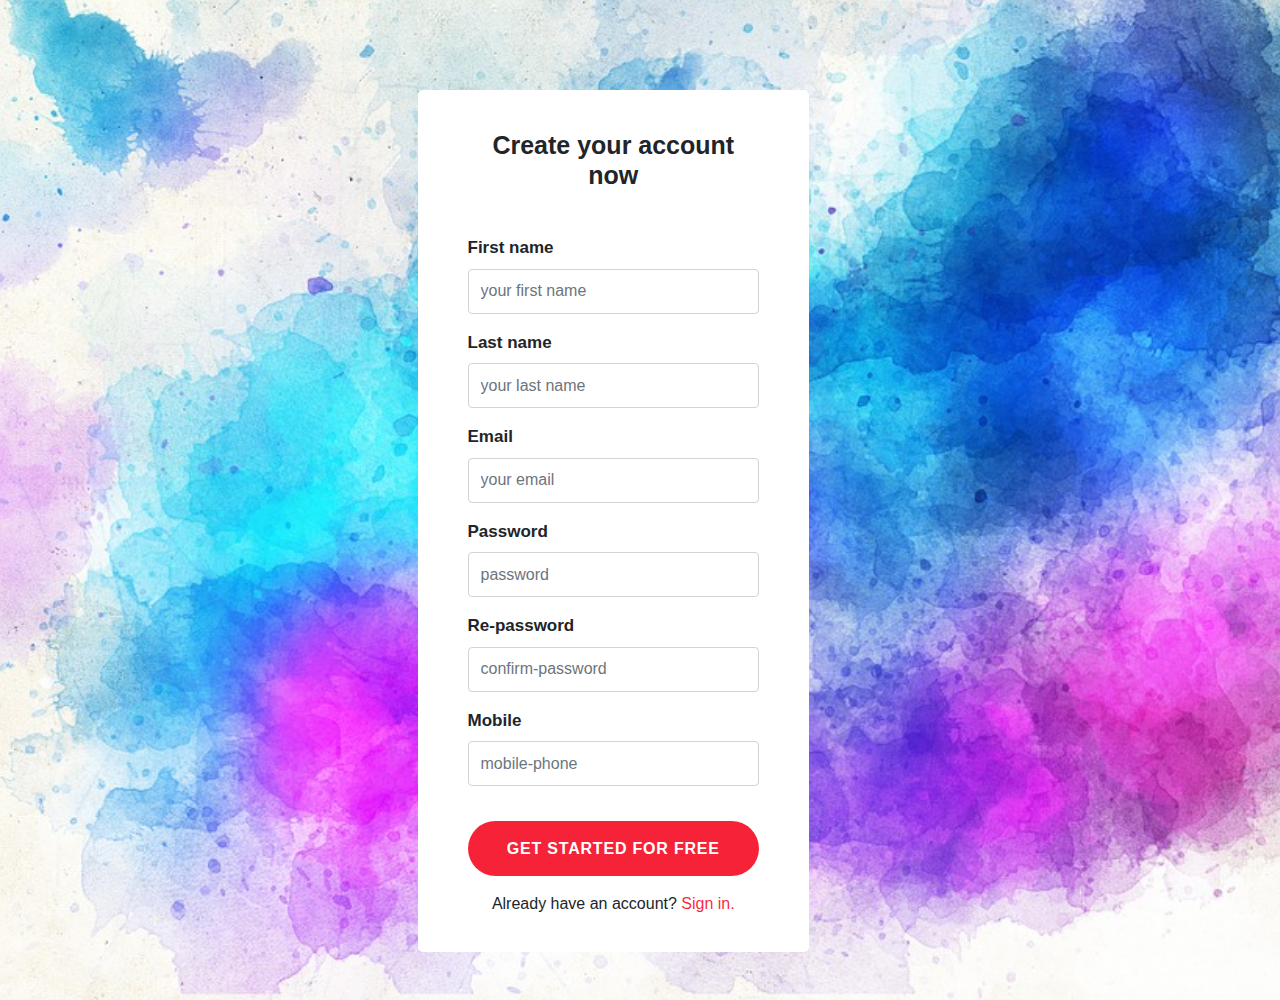
<file: regis.html>
<!DOCTYPE html>
<html>
      <head>
           <meta charset='utf-8'>
           <meta name="viewport" content="width=device-width, initial-scale=1, shrink-to-fit=no">
           <link rel="stylesheet" href="css/bootstrap.min.css">
	       <link rel="stylesheet" href="css/regis.css">
		   <link rel="stylesheet" href="https://cdnjs.cloudflare.com/ajax/libs/font-awesome/4.7.0/css/font-awesome.min.css">
	  </head>
	  <body>
	       <main id="main" class="site-main main">
			 <div class="container">
               <section class="section row  justify-content-center" id="divShow">
			     <section  class="col-8 col-sm-9 col-md-7 col-lg-5">
                   <div class="c1 ">
                     <form name="loginform" id="regisform" action="" method="post">
					   <div><h5>Create your account now</h5></div>
					   <div id="error"></div>
					   <div class="form-group">
						   <label for="user_login">First name</label>
						   <input type="text" name="" id="first" class="form-control" value="" placeholder="your first name">
						   <div id="div1"></div>
					   </div>
					   <div class="form-group">
						   <label for="user_login">Last name</label>
						   <input type="text" name="" id="last" class="form-control" value="" placeholder="your last name">
						   <div id="div2"></div>
					   </div>
					   <div class="form-group">
     					   <label for="user_login">Email</label>
						   <input type="text" name="log" id="user_login" class="form-control" value="" placeholder="your email" >
						   <div id="div3"></div>
					   </div>
					   <div class="form-group">
						   <label for="user_pass">Password</label>
						   <input type="password" name="pwd" id="user_pass" class="form-control" value="" placeholder="password">
						   <div id="div4"></div>
				       </div>
					   <div class="form-group">
					       <label for="user_pass">Re-password</label>
						   <input type="password" name="pwd" id="user_repass" class="form-control" value="" placeholder="confirm-password">
						   <div id="div5"></div>
					   </div>
					   <div class="form-group">
						   <label for="user_pass">Mobile</label>
						   <input type="tel" name="mob" id="mobile" class="form-control" value="" placeholder="mobile-phone">
						   <div id="div6"></div>
					   </div>
					   <div class="form-group">
						   <input type="submit" name="wp-submit" id="wp-submit" class="btn btn-brand btn-block mb-2" value="GET STARTED FOR FREE"  >
					   </div>
					   <p class="small text-center text-gray-soft c2">Already have an account? <a href="login.html" class="c3" >Sign in.</a></p>
                     </form>
                   </div>
				 </section>
               </section>
			 </div>
           </main>
	       <script src="js/jquery-3.4.1.min.js"></script>
	       <script src="js/bootstrap.min.js"></script>
		   <script src="js/popper.min.js"></script>
		   <script src="js/regis.js"></script>
	  </body>
</html>
</file>
<file: css/regis.css>
body{
	background-image: url("../photo/log4.jpg");
	background-repeat: no-repeat;
	background-size: cover;
	height: 1000px;
}



form{
	
	background-color: white;
	padding: 50px;
	padding-bottom: 20px;
	padding-top: 40px;
	border-radius: 5px;
	/*
	width:37%;
	*/
}

.c1{
	
	margin-top: 90px;
}

h5{ font-family:Arial (Body CS) ;
	margin-bottom: 45px;
	text-align: center;
	font-size: 25px;
     font-weight: bold;
}


label{
	
	font-weight: bolder;
	font-size: 17px;
}


.btn{
	margin-top: 35px;
   border-radius: 30px;
	background-color: #f5051ce0;
	height: 55px;
	color: white;
	font-weight: bold;
	font-size: 16px;
	letter-spacing: .8px;
}

.btn:hover{
	color: white;
}

.form-control{
	
	height: 45px;
}
.c2{
	
	font-size: 16px
}

.c3{
	color: #f5051ce0;
}

.c3:hover{
	color: red;
	text-decoration: none;
}

@media screen and (min-width: 1080px) {
    
	form{
		width: 88%;
	}
    
 
}
</file>
